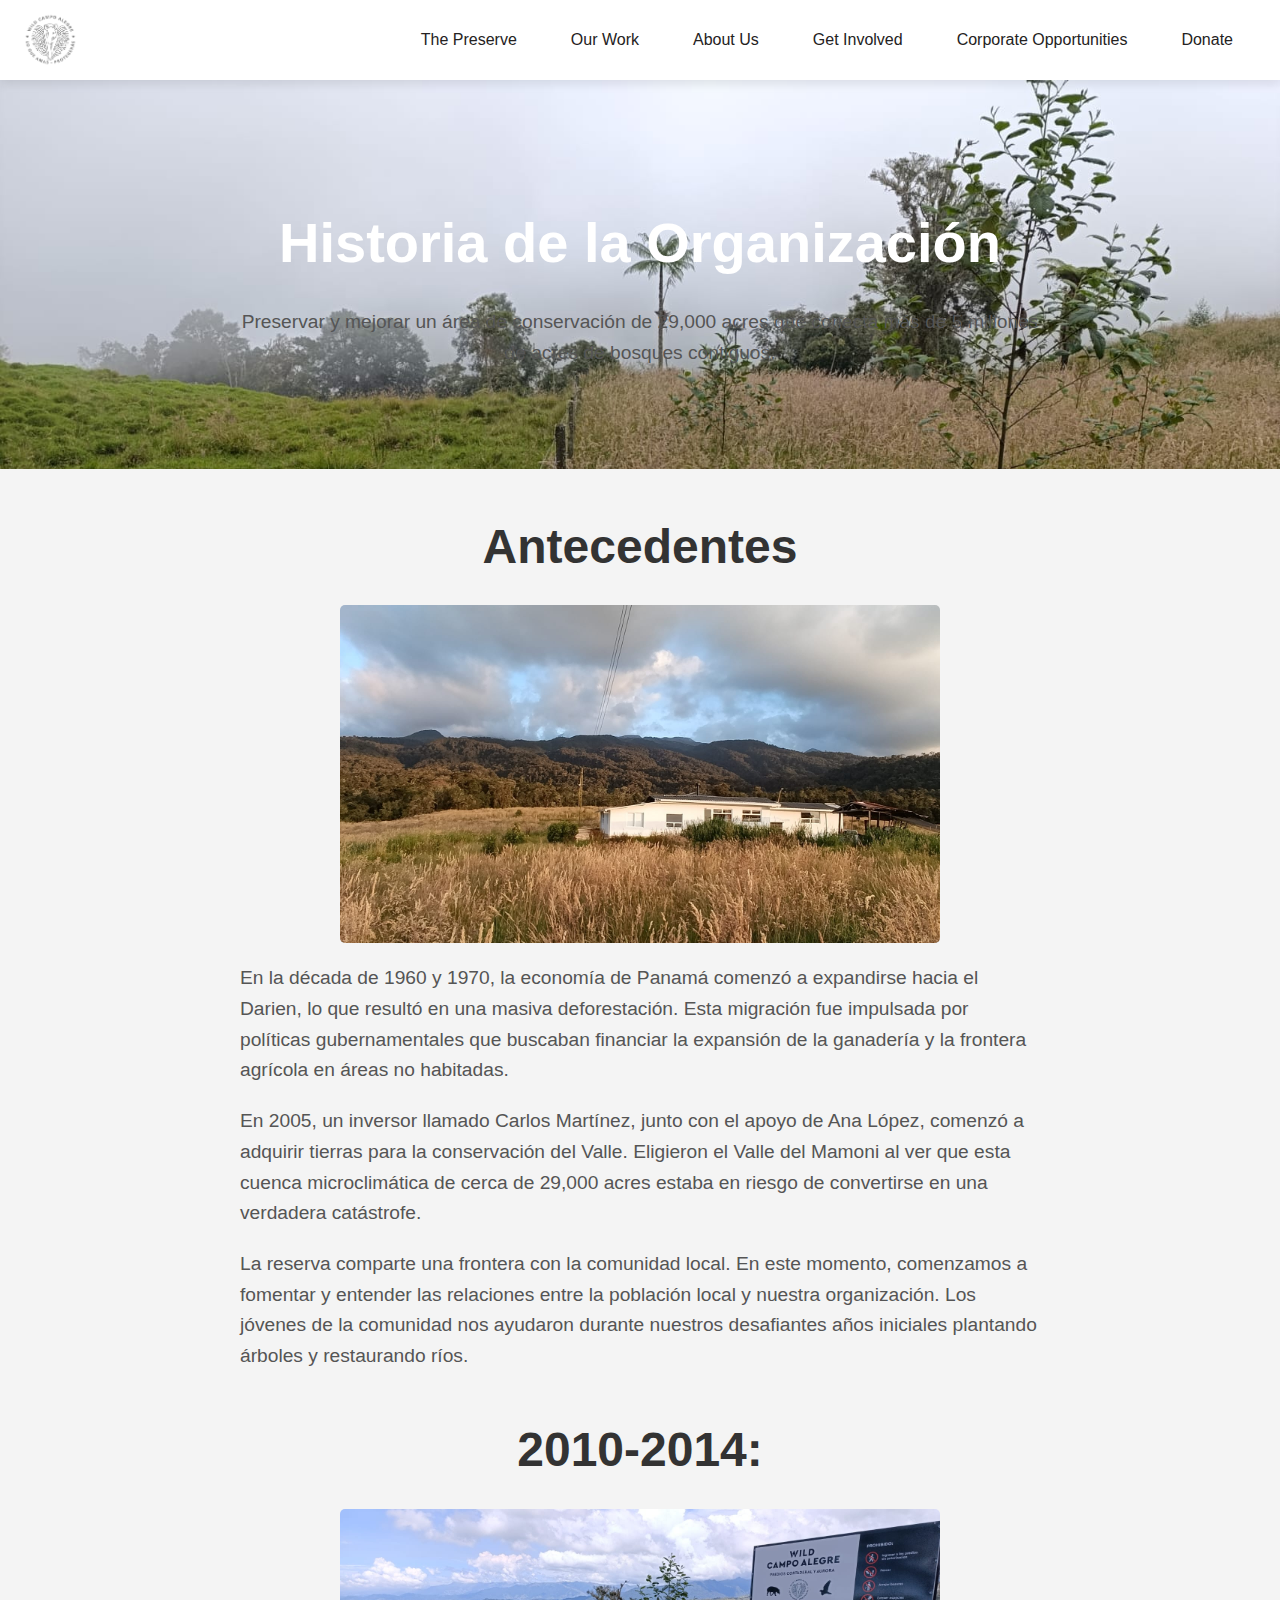
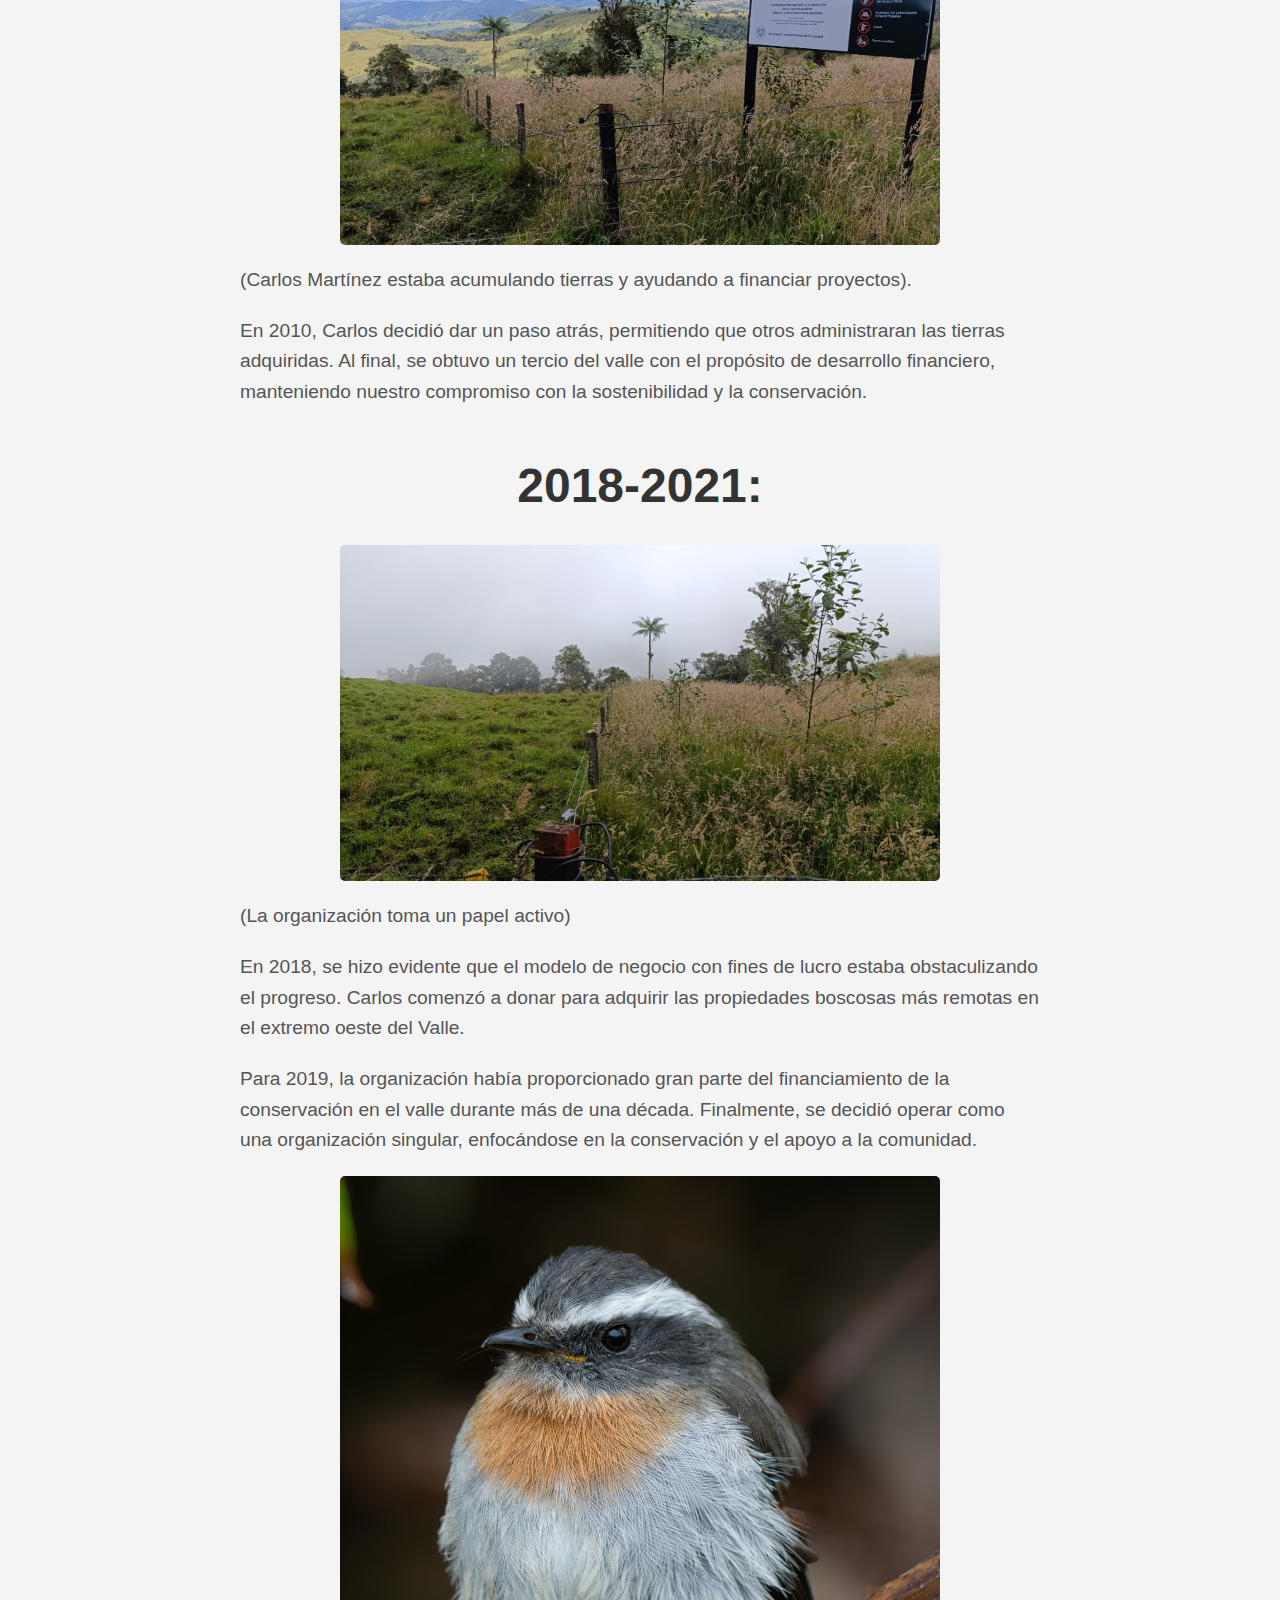
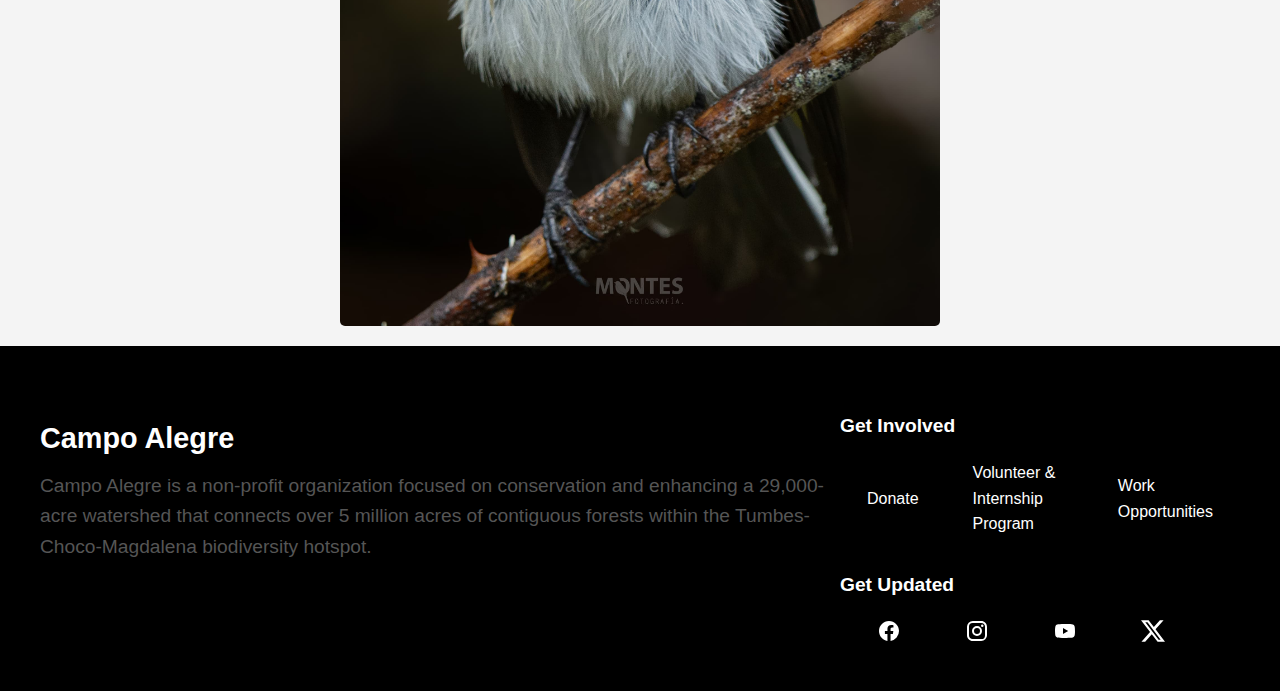
<file: about.html>
<!DOCTYPE html>
<html lang="es">
<head>
    <meta charset="UTF-8">
    <meta name="viewport" content="width=device-width, initial-scale=1.0">
    <link rel="stylesheet" href="/pages/css_pages/about.css">
    <link rel="icon" href="/images/favicon_io/favi.PNG" type="image/png">
    <title>Historia de la Organización</title>
</head>
<body>
    <div id="navbar_1"></div>
    <div class="hero">
        <h1>Historia de la Organización</h1>
        <p>Preservar y mejorar un área de conservación de 29,000 acres que conecta más de 5 millones de acres de bosques contiguos.</p>
    </div>

    <h2>Antecedentes</h2>
    <img src="/images/reserva 1.jpg" alt="Imagen de antecedentes" class="section-image">
    <p>En la década de 1960 y 1970, la economía de Panamá comenzó a expandirse hacia el Darien, lo que resultó en una masiva deforestación. Esta migración fue impulsada por políticas gubernamentales que buscaban financiar la expansión de la ganadería y la frontera agrícola en áreas no habitadas.</p>
    <p>En 2005, un inversor llamado Carlos Martínez, junto con el apoyo de Ana López, comenzó a adquirir tierras para la conservación del Valle. Eligieron el Valle del Mamoni al ver que esta cuenca microclimática de cerca de 29,000 acres estaba en riesgo de convertirse en una verdadera catástrofe.</p>
    <p>La reserva comparte una frontera con la comunidad local. En este momento, comenzamos a fomentar y entender las relaciones entre la población local y nuestra organización. Los jóvenes de la comunidad nos ayudaron durante nuestros desafiantes años iniciales plantando árboles y restaurando ríos.</p>

    <h2>2010-2014:</h2>
    <img src="/images/reserva2.jpg" alt="Imagen de 2010-2014" class="section-image">
    <p>(Carlos Martínez estaba acumulando tierras y ayudando a financiar proyectos).</p>
    <p>En 2010, Carlos decidió dar un paso atrás, permitiendo que otros administraran las tierras adquiridas. Al final, se obtuvo un tercio del valle con el propósito de desarrollo financiero, manteniendo nuestro compromiso con la sostenibilidad y la conservación.</p>

    <h2>2018-2021:</h2>
    <img src="/images/fondo.jpg" alt="Imagen de 2018-2021" class="section-image">
    <p>(La organización toma un papel activo)</p>
    <p>En 2018, se hizo evidente que el modelo de negocio con fines de lucro estaba obstaculizando el progreso. Carlos comenzó a donar para adquirir las propiedades boscosas más remotas en el extremo oeste del Valle.</p>
    <p>Para 2019, la organización había proporcionado gran parte del financiamiento de la conservación en el valle durante más de una década. Finalmente, se decidió operar como una organización singular, enfocándose en la conservación y el apoyo a la comunidad.</p>

    <img src="/images/61c97819-9ed2-47c5-93ab-6e4849b4d77d.jpg" alt="Imagen de 2018-2021" class="section-image">

    <div id="footer"></div>

    <script src="script.js"></script>
</body>
</html>
</file>
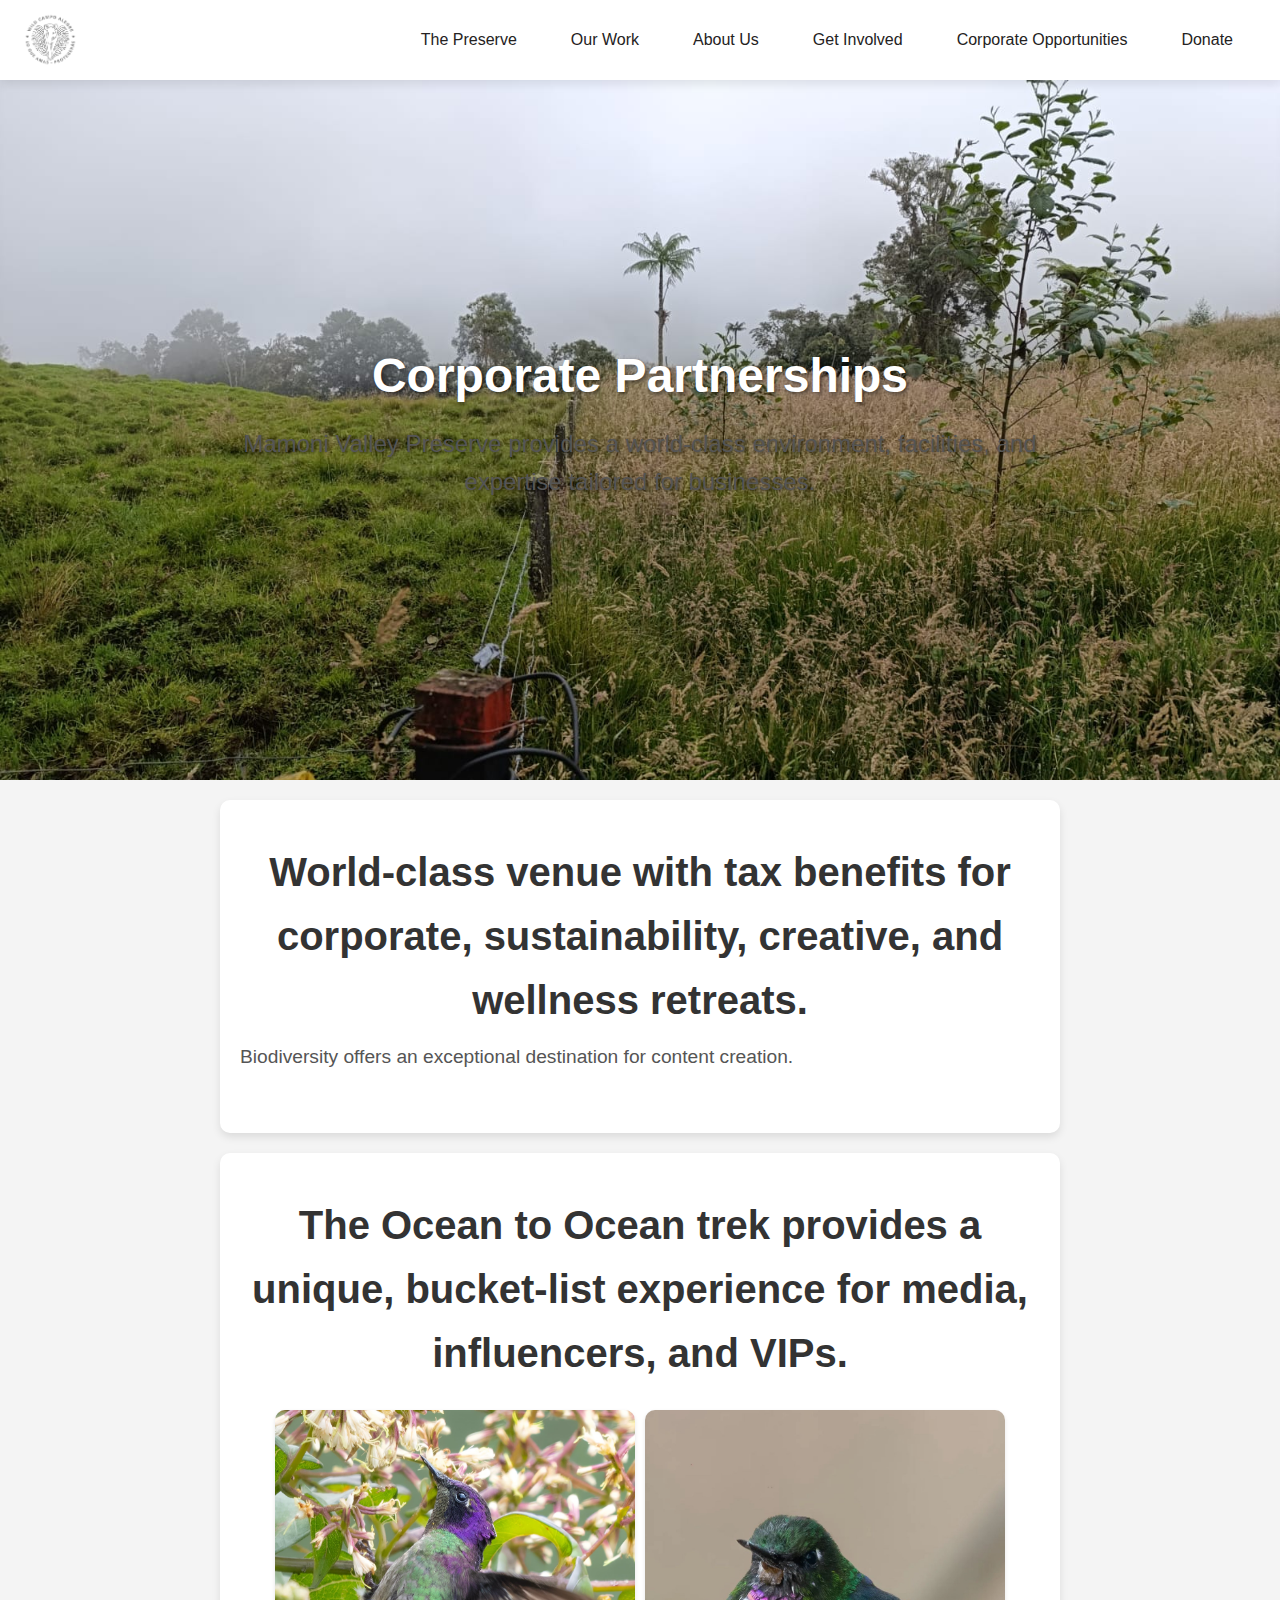
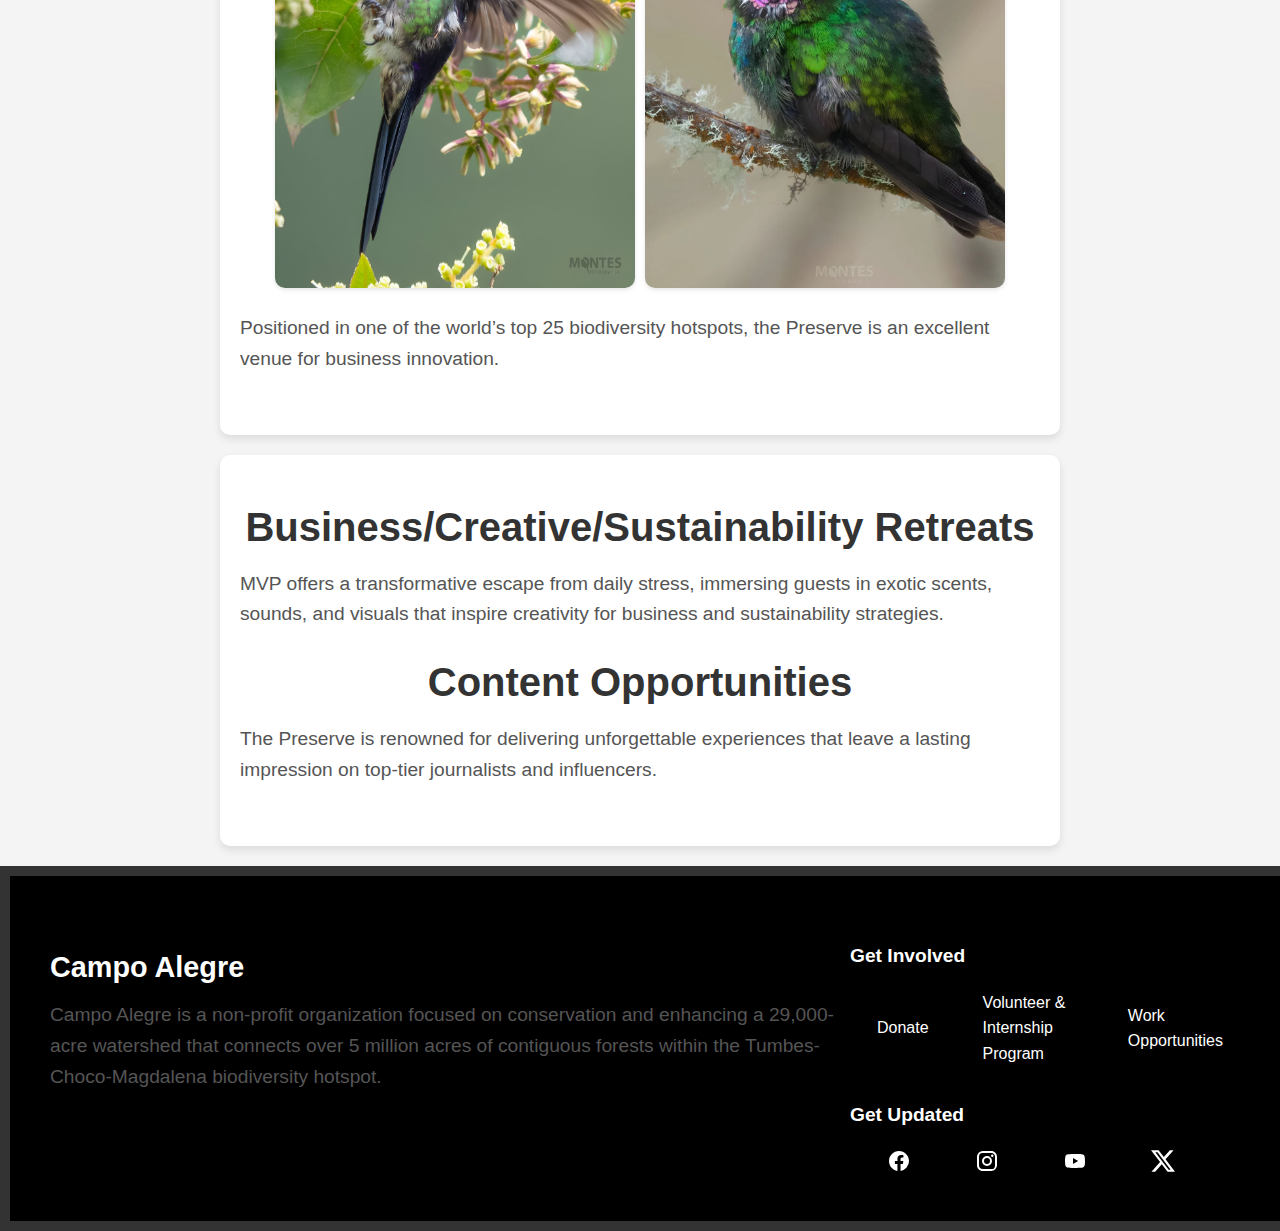
<file: corporate-opportunities.html>
<!DOCTYPE html>
<html lang="es">
<head>
    <meta charset="UTF-8">
    <meta name="viewport" content="width=device-width, initial-scale=1.0">
    <title>Corporate Partnerships</title>
    <link rel="stylesheet" href="/pages/css_pages/corporate.css">
</head>
<body>
    <div id="navbar_1"></div>
    <header class="hero">
        <div class="hero-content">
            <h1>Corporate Partnerships</h1>
            <p>Mamoni Valley Preserve provides a world-class environment, facilities, and expertise tailored for businesses.</p>
        </div>
    </header>

    <section class="intro">
        <h2>World-class venue with tax benefits for corporate, sustainability, creative, and wellness retreats.</h2>
        <p>Biodiversity offers an exceptional destination for content creation.</p>
    </section>

    <section class="trek">
        <h2>The Ocean to Ocean trek provides a unique, bucket-list experience for media, influencers, and VIPs.</h2>
        <div class="images">
            <img src="/images/ani.jpg" alt="Ocean to Ocean Trek">
            <img src="/images/mal.PNG" alt="Biodiversity Hotspots">
        </div>
        <p>Positioned in one of the world’s top 25 biodiversity hotspots, the Preserve is an excellent venue for business innovation.</p>
    </section>

    <section class="content-opportunities">
        <h2>Business/Creative/Sustainability Retreats</h2>
        <p>MVP offers a transformative escape from daily stress, immersing guests in exotic scents, sounds, and visuals that inspire creativity for business and sustainability strategies.</p>

        <h2>Content Opportunities</h2>
        <p>The Preserve is renowned for delivering unforgettable experiences that leave a lasting impression on top-tier journalists and influencers.</p>
    </section>

    <div id="footer"></div>

    <script src="script.js"></script>

</body>
</html>
</file>
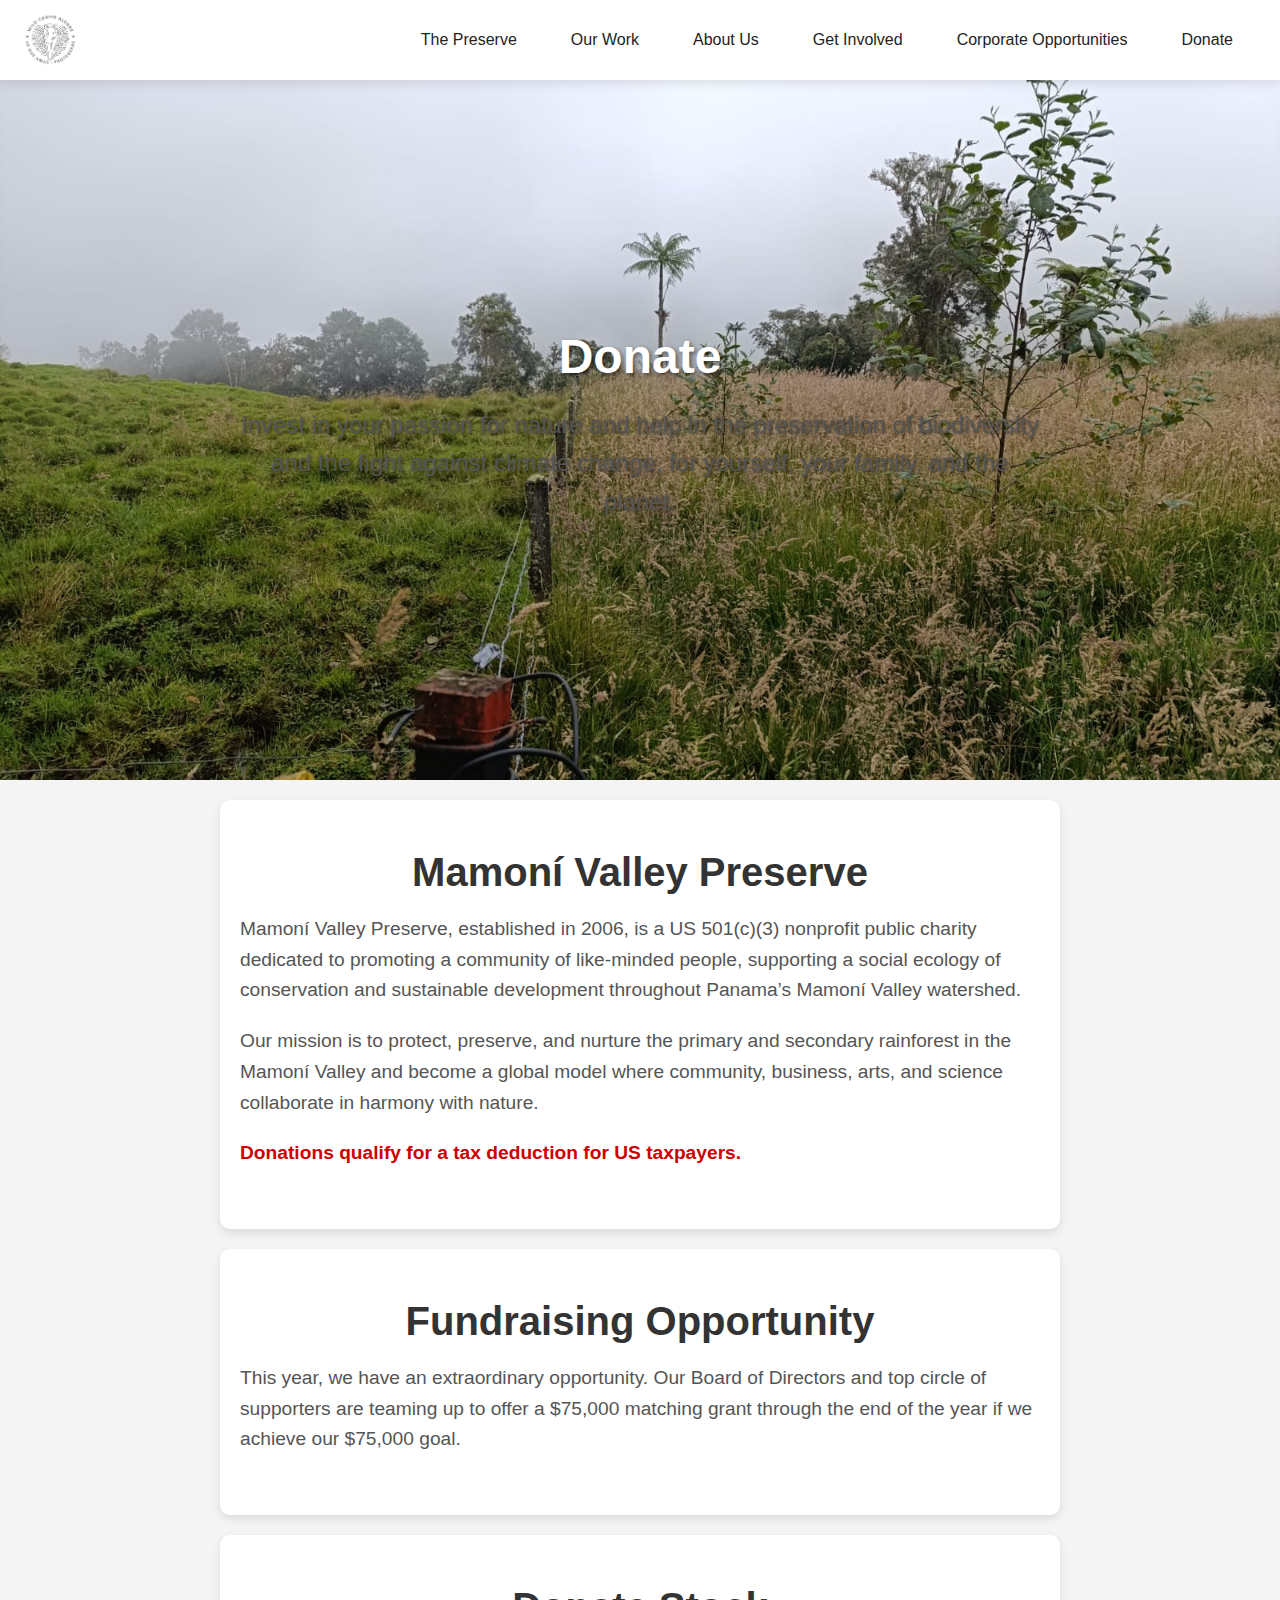
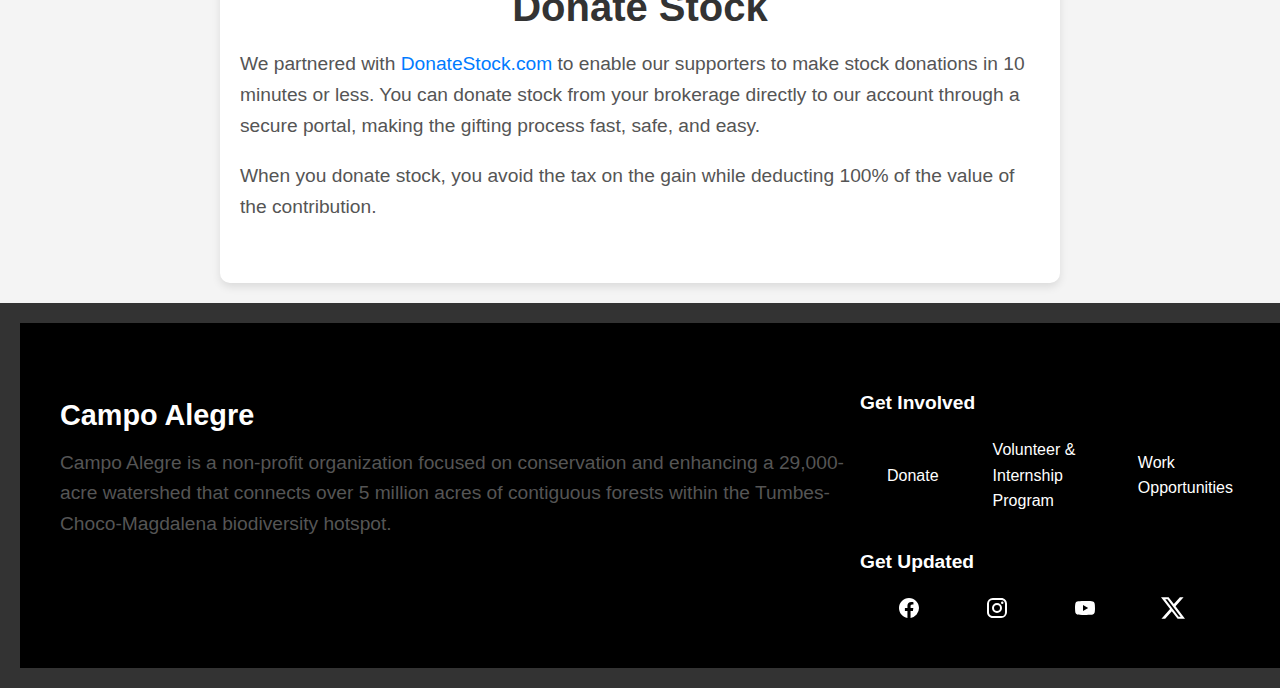
<file: donate.html>
<!DOCTYPE html>
<html lang="es">
<head>
    <meta charset="UTF-8">
    <meta name="viewport" content="width=device-width, initial-scale=1.0">
    <link rel="stylesheet" href="/pages/css_pages/donate.css">
    <link rel="icon" href="/images/favicon_io/favi.PNG" type="image/png">
    <title>Programa Guardianes Mamoni</title>
</head>
<body>
    <div id="navbar_1"></div>
    <header class="hero">
        <h1>Donate</h1>
        <p>Invest in your passion for nature and help in the preservation of biodiversity and the fight against climate change, for yourself, your family, and the planet.</p>
    </header>

    <section class="mission">
        <h2>Mamoní Valley Preserve</h2>
        <p>
            Mamoní Valley Preserve, established in 2006, is a US 501(c)(3) nonprofit public charity dedicated to promoting a community of like-minded people, supporting a social ecology of conservation and sustainable development throughout Panama’s Mamoní Valley watershed.
        </p>
        <p>
            Our mission is to protect, preserve, and nurture the primary and secondary rainforest in the Mamoní Valley and become a global model where community, business, arts, and science collaborate in harmony with nature.
        </p>
        <p class="highlight">Donations qualify for a tax deduction for US taxpayers.</p>
    </section>

    <section class="fundraising">
        <h2>Fundraising Opportunity</h2>
        <p>
            This year, we have an extraordinary opportunity. Our Board of Directors and top circle of supporters are teaming up to offer a $75,000 matching grant through the end of the year if we achieve our $75,000 goal.
        </p>
    </section>

    <section class="donate">
        <h2>Donate Stock</h2>
        <p>
            We partnered with <a href="https://donatestock.com" target="_blank">DonateStock.com</a> to enable our supporters to make stock donations in 10 minutes or less. You can donate stock from your brokerage directly to our account through a secure portal, making the gifting process fast, safe, and easy.
        </p>
        <p>
            When you donate stock, you avoid the tax on the gain while deducting 100% of the value of the contribution.
        </p>
    </section>

    <div id="footer"></div>

    <script src="script.js"></script>

</body>
</html>
</file>
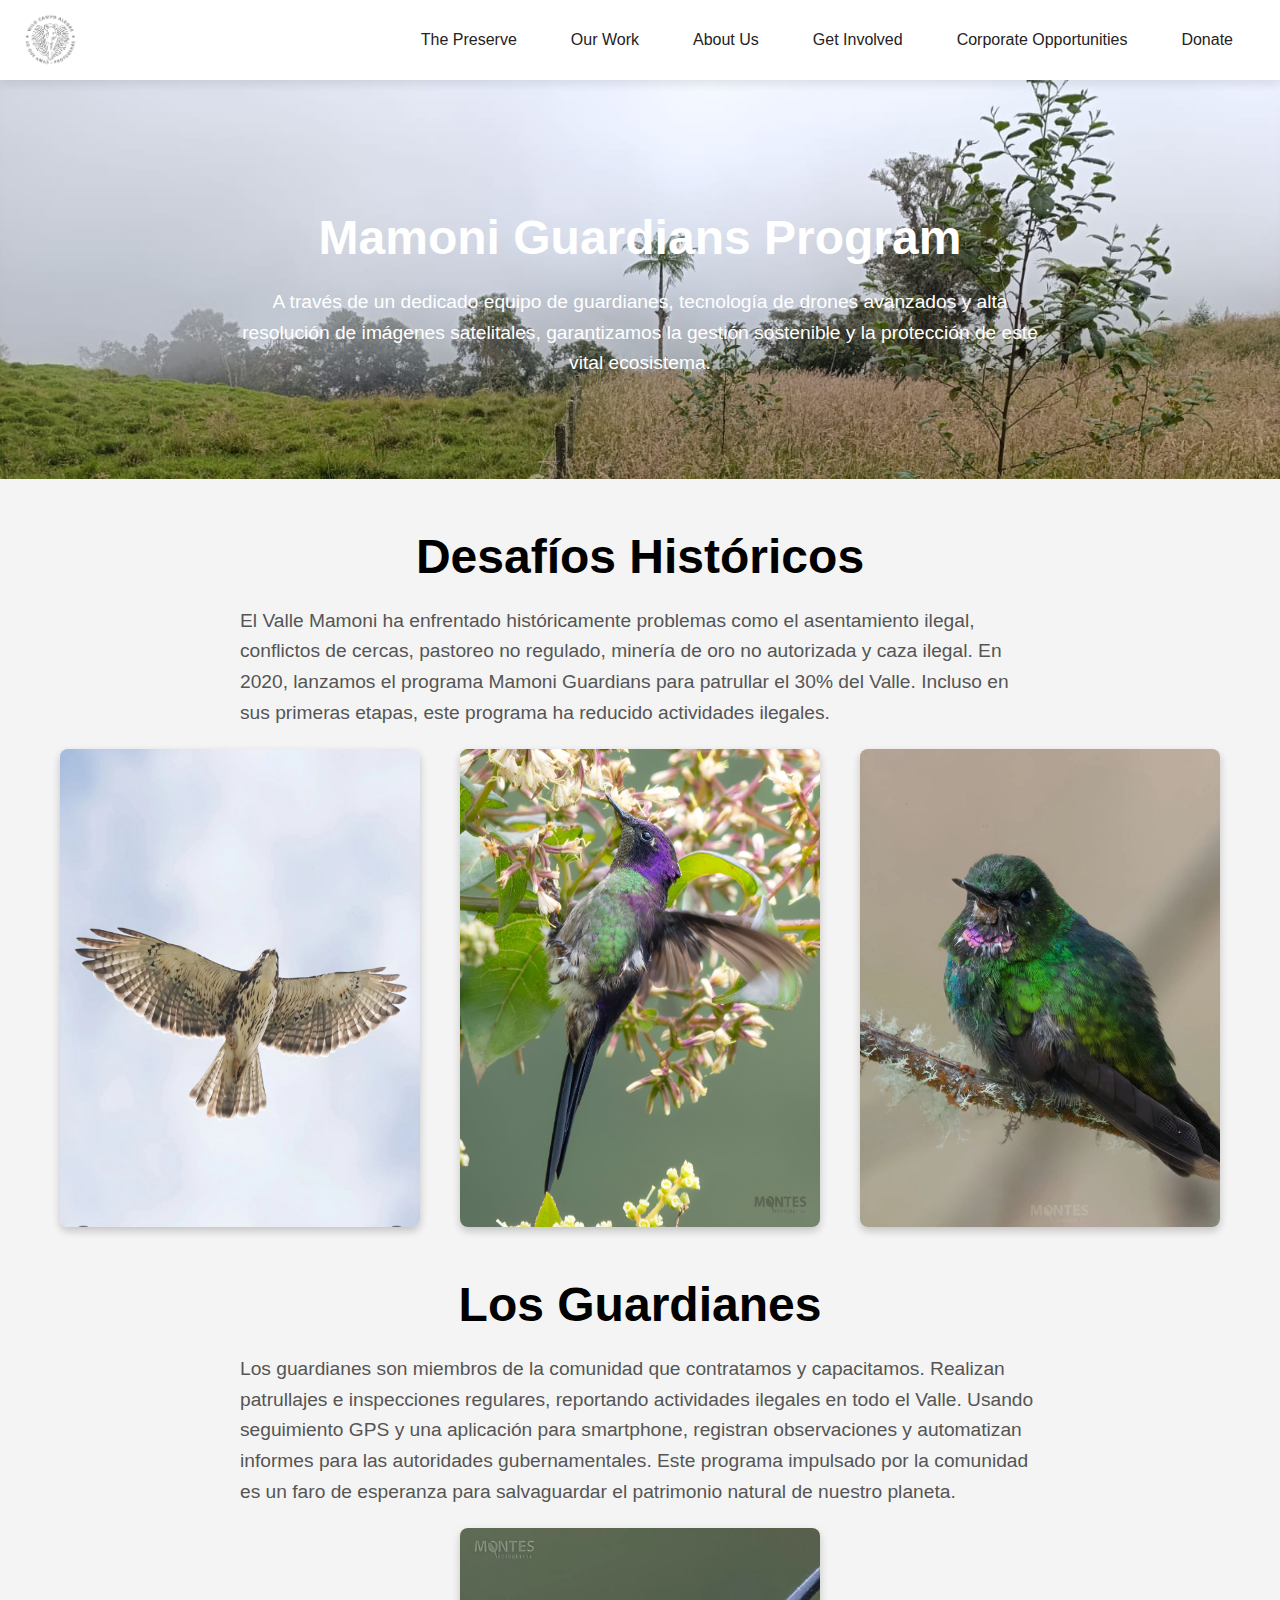
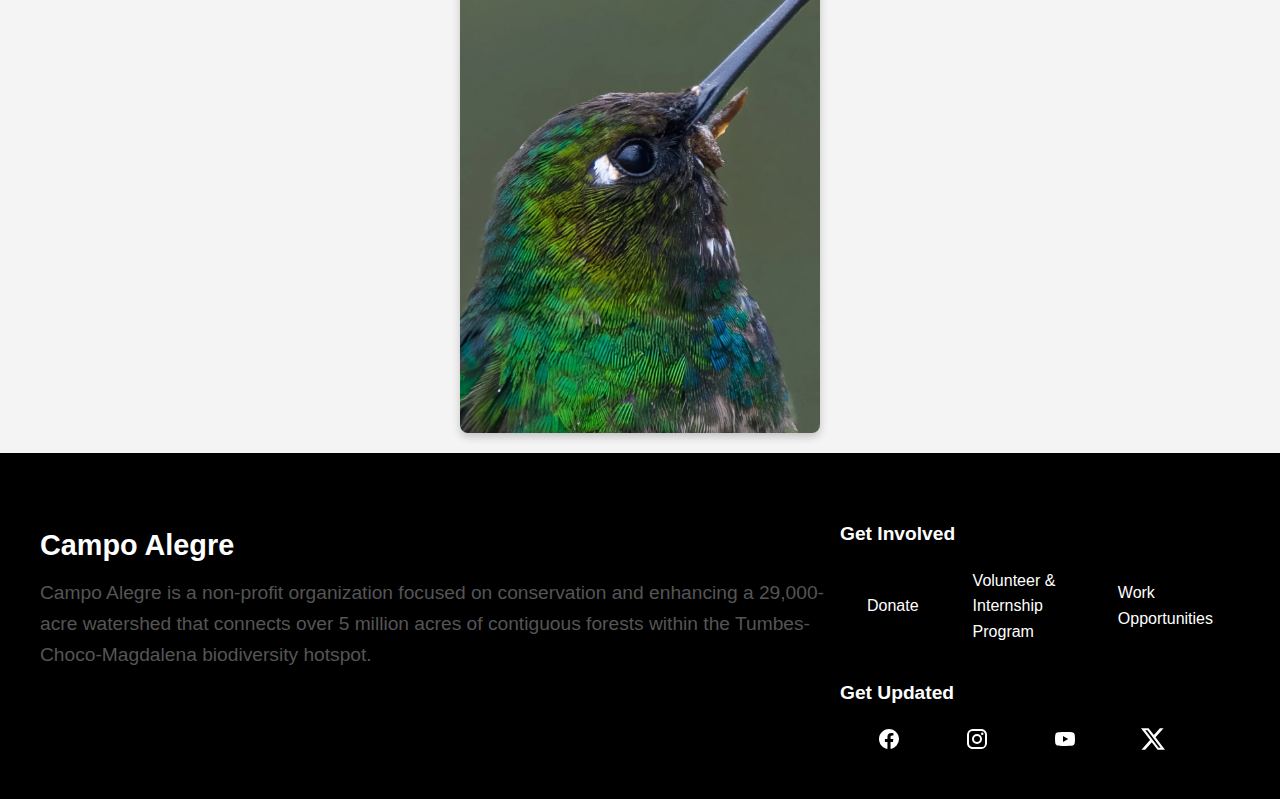
<file: our-work.html>
<!DOCTYPE html>
<html lang="es">
<head>
    <meta charset="UTF-8">
    <meta name="viewport" content="width=device-width, initial-scale=1.0">
    <link rel="stylesheet" href="/pages/css_pages/what.css">
    <link rel="icon" href="/images/favicon_io/favi.PNG" type="image/png">
    <title>Programa Guardianes Mamoni</title>
</head>
<body>
    <div id="navbar_1"></div>
    <header class="hero">
        <div class="overlay">
            <h2>Mamoni Guardians Program</h2>
            <p>A través de un dedicado equipo de guardianes, tecnología de drones avanzados y alta resolución de imágenes satelitales, garantizamos la gestión sostenible y la protección de este vital ecosistema.</p>
        </div>
    </header>
    
    <section class="content">
        <h2>Desafíos Históricos</h2>
        <p>El Valle Mamoni ha enfrentado históricamente problemas como el asentamiento ilegal, conflictos de cercas, pastoreo no regulado, minería de oro no autorizada y caza ilegal. En 2020, lanzamos el programa Mamoni Guardians para patrullar el 30% del Valle. Incluso en sus primeras etapas, este programa ha reducido actividades ilegales.</p>
        
        <div class="image-grid">
            <img src="/images/animal.PNG" alt="Imagen 1">
            <img src="/images/ani.jpg" alt="Imagen 2">
            <img src="/images/mal.PNG" alt="Imagen 3">
        </div>

        <h2>Los Guardianes</h2>
        <p>Los guardianes son miembros de la comunidad que contratamos y capacitamos. Realizan patrullajes e inspecciones regulares, reportando actividades ilegales en todo el Valle. Usando seguimiento GPS y una aplicación para smartphone, registran observaciones y automatizan informes para las autoridades gubernamentales. Este programa impulsado por la comunidad es un faro de esperanza para salvaguardar el patrimonio natural de nuestro planeta.</p>
        <div class="image-grid">
            <img src="/images/IMG_9943.PNG" alt="Imagen 4">
        </div>
    </section>
    <div id="footer"></div>

    <script src="script.js"></script>
</body>
</html>
</file>
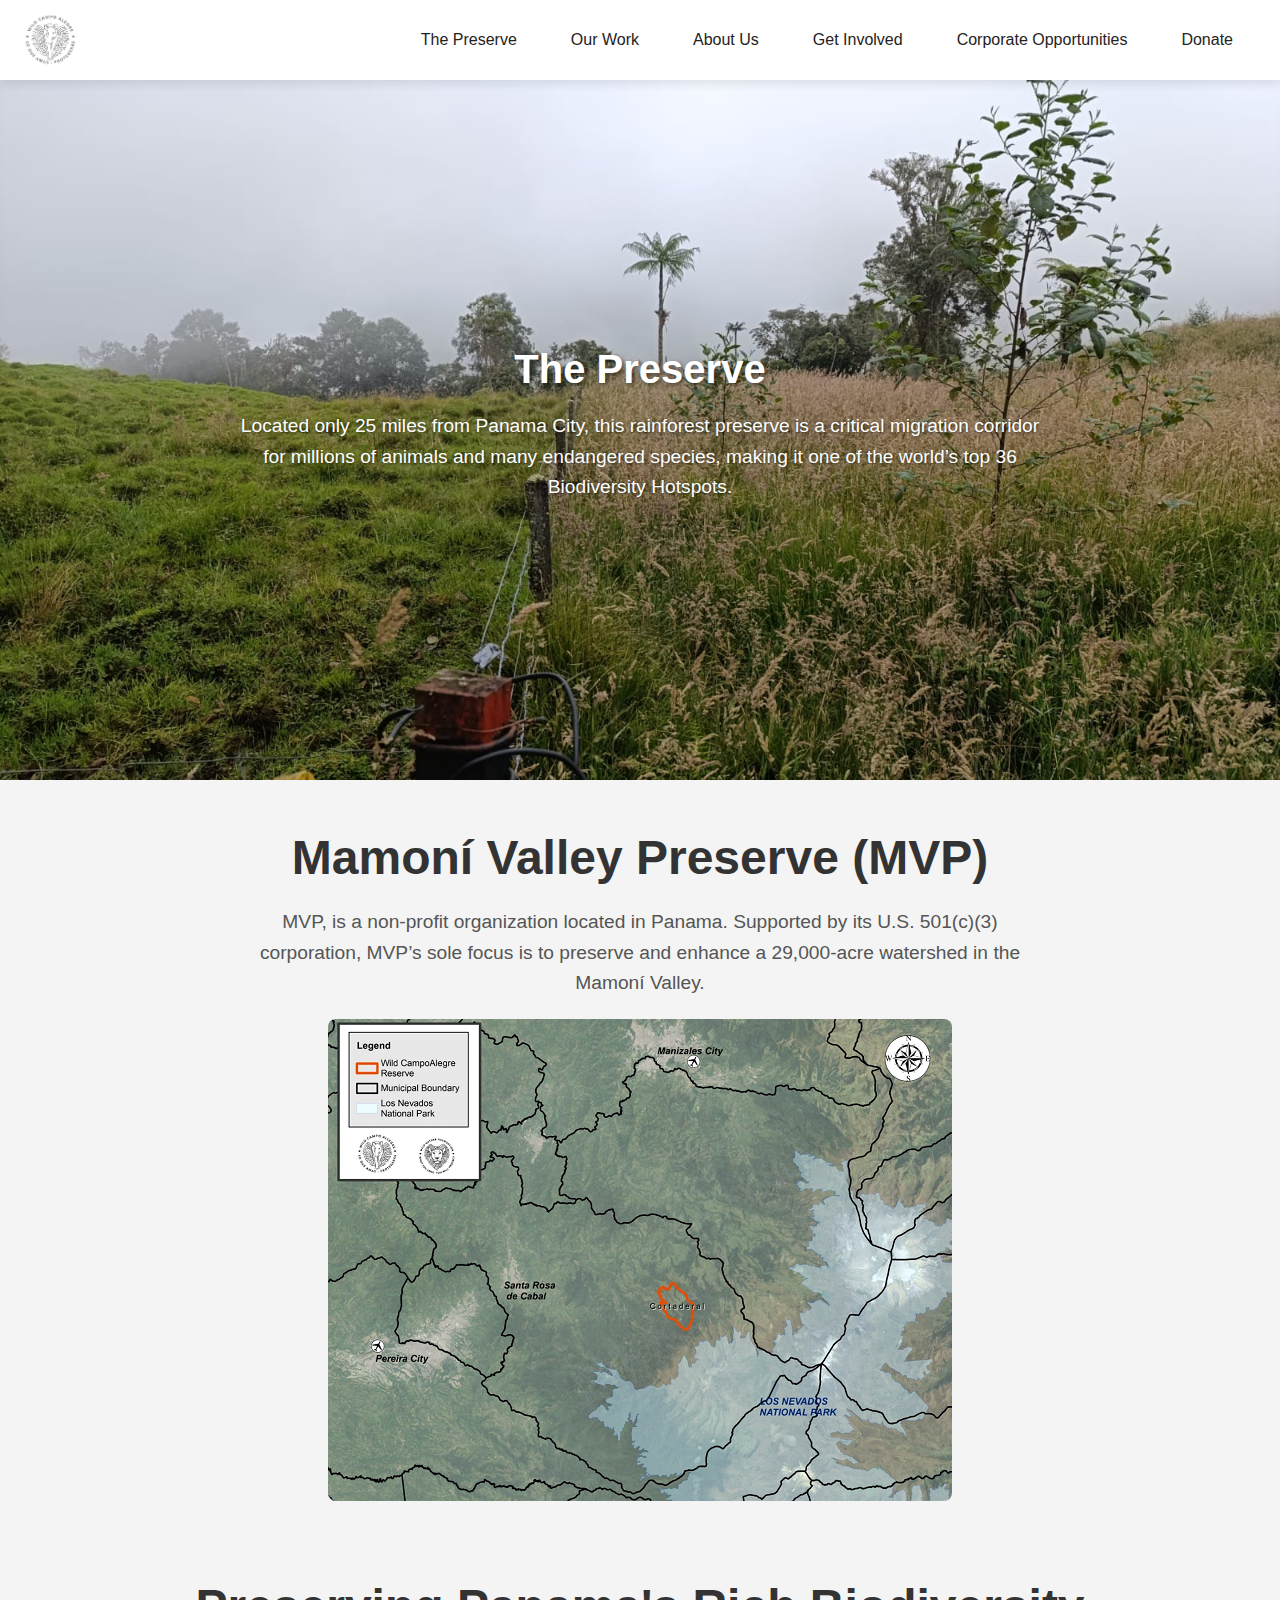
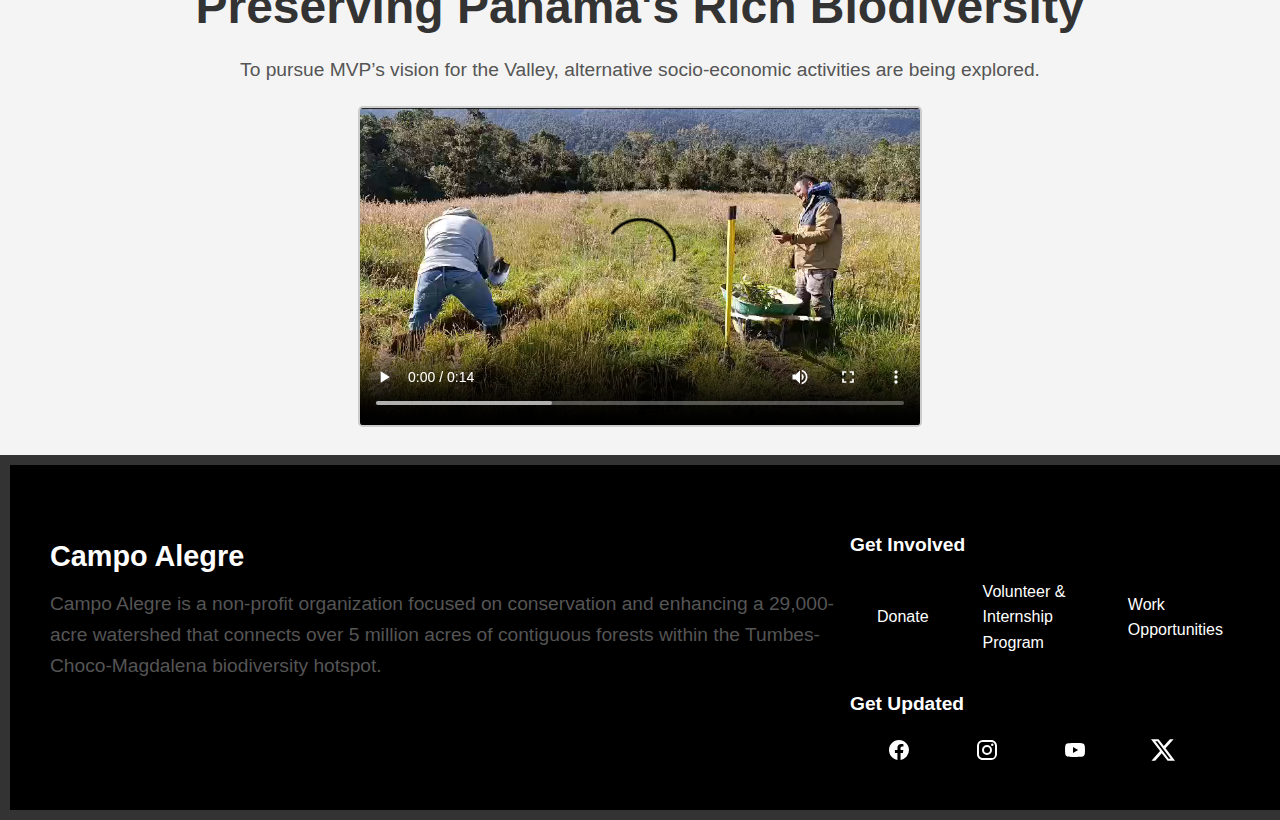
<file: the_reserve.html>
<!DOCTYPE html>
<html lang="es">
<head>
    <meta charset="UTF-8">
    <meta name="viewport" content="width=device-width, initial-scale=1.0">
    <link rel="stylesheet" href="/pages/css_pages/the_reserve.css">
    <link rel="icon" href="/images/favicon_io/favi.PNG" type="image/png">
    <title>Programa Guardianes Mamoni</title>
</head>
<body>
    <div id="navbar_1"></div>
    <header class="hero">
        <h1>The Preserve</h1>
        <p>Located only 25 miles from Panama City, this rainforest preserve is a critical migration corridor for millions of animals and many endangered species, making it one of the world’s top 36 Biodiversity Hotspots.</p>
    </header>

    <section class="info">
        <h2>Mamoní Valley Preserve (MVP)</h2>
        <p>MVP, is a non-profit organization located in Panama. Supported by its U.S. 501(c)(3) corporation, MVP’s sole focus is to preserve and enhance a 29,000-acre watershed in the Mamoní Valley.</p>
        <img src="/images/map.png" alt="Map of Mamoni Valley" />
    </section>

    <section class="video-section">
        <h2>Preserving Panama's Rich Biodiversity</h2>
        <p>To pursue MVP’s vision for the Valley, alternative socio-economic activities are being explored.</p>
        <video width="560" height="315" controls>
            <source src="/images/video.mp4" type="video/mp4">
        </video>
    </section>

    <div id="footer"></div>

    <script src="script.js"></script>
</body>
</html>
</file>
<file: pages/css_pages/about.css>
body {
    font-family: Arial, sans-serif;
    line-height: 1.6;
    margin: 0;
    padding: 0;
    background-color: #f4f4f4;
}

.hero {
    background-image: url('/images/fondo.jpg');
    background-size: cover;
    color: #000000;
    text-align: center;
    padding: 80px 20px; 
}

h1 {
    font-size: 3.5em; 
    margin-bottom: 20px; 
    color: #ffffff;
}

h2 {
    font-size: 3em; 
    margin-top: 40px; 
    margin-bottom: 10px; 
    color: #ffffff; 
    text-align: center; 
}

.section-image {
    display: block; 
    margin: 20px auto; 
    width: 100%; 
    max-width: 600px; 
    height: auto;
    border-radius: 5px;
    transition: transform 0.3s; 
}

.section-image:hover {
    transform: scale(1.05); 
}

p {
    margin: 10px 0;
    color: #ffffff; 
    max-width: 800px; 
    margin-left: auto; 
    margin-right: auto; 
    font-size: 1.2em; 
}

@media (max-width: 600px) {
    .hero {
        padding: 50px 10px; 
    }

    h1 {
        font-size: 2.5em; 
    }

    h2 {
        font-size: 2.5em; 
    }

    .section-image {
        width: 100%; 
    }
}
</file>
<file: pages/css_pages/corporate.css>
body {
    font-family: Arial, sans-serif;
    margin: 0;
    padding: 0;
    line-height: 1.6;
    background-color: #f4f4f4;
}

.hero {
    background-image: url('/images/fondo.jpg'); 
    height: 60vh;
    background-size: cover;
    color: rgb(5, 1, 1);
    text-align: center;
    display: flex;
    flex-direction: column;
    justify-content: center;
    align-items: center;
    padding: 20px;
}

.hero h1 {
    font-size: 3em;
    margin: 0;
    text-shadow: 2px 2px 4px rgba(0, 0, 0, 0.5);
}

.hero p {
    font-size: 1.5em;
    text-shadow: 1px 1px 3px rgba(0, 0, 0, 0.5);
}

.intro, .trek, .content-opportunities {
    padding: 40px 20px;
    margin: 20px auto;
    max-width: 800px;
    background-color: white;
    border-radius: 10px;
    box-shadow: 0 4px 8px rgba(0, 0, 0, 0.1);
    text-align: left;
    color: #333;
}

.intro h2, .trek h2, .content-opportunities h2 {
    margin-top: 0;
    font-size: 2.5em;
}


.images {
    display: flex;
    justify-content: center;
    margin: 20px 0;
}

.images img {
    width: 45%;
    margin: 5px;
    border-radius: 10px;
    box-shadow: 0 2px 4px rgba(0, 0, 0, 0.1);
}


.video-section {
    padding: 20px;
    text-align: center;
    color: #333;
}

.video-section h2 {
    margin-top: 0;
}

#footer {
    text-align: center;
    padding: 10px;
    background-color: #333;
    color: white;
    position: relative;
    bottom: 0;
    width: 100%;
}

a {
    color: #007BFF;
    text-decoration: none;
}

a:hover {
    text-decoration: underline;
}

/* Responsividad */
@media (max-width: 768px) {
    .hero h1 {
        font-size: 2.5em;
    }

    .intro, .trek, .content-opportunities, .video-section {
        margin: 10px;
        padding: 15px;
    }
}
</file>
<file: pages/css_pages/donate.css>
body {
    font-family: Arial, sans-serif;
    margin: 0;
    padding: 0;
    line-height: 1.6;
    background-color: #f4f4f4;
}

.hero {
    background-image: url('/images/fondo.jpg'); /* Reemplaza con tu imagen */
    height: 60vh;
    background-size: cover;
    color: rgb(0, 0, 0);
    text-align: center;
    display: flex;
    flex-direction: column;
    justify-content: center;
    align-items: center;
    padding: 20px;
}

.hero h1 {
    font-size: 3em;
    margin: 0;
    text-shadow: 2px 2px 4px rgba(0, 0, 0, 0.5);
}

.hero p {
    font-size: 1.5em;
    text-shadow: 1px 1px 3px rgba(0, 0, 0, 0.5);
}

.mission, .fundraising, .donate {
    padding: 40px 20px;
    margin: 20px auto;
    max-width: 800px;
    background-color: white;
    border-radius: 10px;
    box-shadow: 0 4px 8px rgba(0, 0, 0, 0.1);
    text-align: left;
}

.mission h2, .fundraising h2, .donate h2 {
    font-size: 2.5em;
    margin-top: 0;
}

.highlight {
    font-weight: bold;
    color: #c00; 
}

#footer {
    text-align: center;
    padding: 20px;
    background-color: #333;
    color: white;
    position: relative;
    bottom: 0;
    width: 100%;
}

a {
    color: #007BFF;
    text-decoration: none;
}

a:hover {
    text-decoration: underline;
}

@media (max-width: 768px) {
    .hero h1 {
        font-size: 2.5em;
    }
    
    .mission, .fundraising, .donate {
        padding: 20px;
    }
}
</file>
<file: pages/css_pages/what.css>
body {
    font-family: Arial, sans-serif;
    line-height: 1.6;
    margin: 0;
    padding: 0;
    background-color: #f4f4f4;
}

.hero {
    background-image: url('/images/fondo.jpg');
    background-size: cover;
    color: #ffffff;
    text-align: center;
    padding: 80px 20px; 
}

.overlay h2 {
    color: #ffffff;
}

.overlay  p {
    color: #ffffff;
}

.content h2 {
    color: #000000;
}

h1 {
    font-size: 3.5em; 
    margin-bottom: 20px; 
}

h2 {
    font-size: 3em; 
    margin-top: 40px; 
    margin-bottom: 10px; 
    color: #333; 
    text-align: center; 
}

.image-grid {
    display: flex;
    justify-content: space-around; 
    flex-wrap: wrap; 
    margin: 20px auto; 
    max-width: 1200px;
}

.image-grid img {
    width: 30%; 
    border-radius: 8px;
    box-shadow: 0 4px 8px rgba(0, 0, 0, 0.2);
    transition: transform 0.3s; 
}

.image-grid img:hover {
    transform: scale(1.05); 
}

p {
    margin: 10px 0;
    color: #555; 
    max-width: 800px; 
    margin-left: auto; 
    margin-right: auto; 
    font-size: 1.2em; 
}

@media (max-width: 600px) {
    .hero {
        padding: 50px 10px; 
    }

    h1 {
        font-size: 2.5em; 
    }

    h2 {
        font-size: 2.5em; 
    }

    .image-grid {
        flex-direction: column;
        align-items: center;
    }

    .image-grid img {
        width: 90%;
        margin-bottom: 20px; 
    }

    p {
        font-size: 1em;
    }
}
</file>
<file: pages/css_pages/the_reserve.css>
body {
    font-family: Arial, sans-serif;
    margin: 0;
    padding: 0;
    line-height: 1.6;
    background-color: #f4f4f4;
}


.hero {
    background-image: url('/images/fondo.jpg'); 
    height: 60vh;
    background-size: cover;
    color: rgb(255, 255, 255);
    text-align: center;
    display: flex;
    flex-direction: column;
    justify-content: center;
    align-items: center;
    padding: 20px;
}

.hero h1 {
    font-size: 2.5em;
    margin: 0;
    text-shadow: 2px 2px 4px rgba(0, 0, 0, 0.5);
}

.hero p {
    font-size: 1.2em;
    text-shadow: 1px 1px 3px rgba(0, 0, 0, 0.5);
    color: #ffff;
}

/* Sección de información */
.info {
    padding: 20px;
    margin: 20px auto;
    max-width: 800px;
    text-align: center;
    color: #333;
}

.info h2 {
    margin-top: 0;
}

.info img {
    max-width: 100%;
    height: auto;
    border-radius: 8px;
}

/* Sección de video */
.video-section {
    padding: 20px;
    text-align: center;
    color: #333;
}

.video-section h2 {
    margin-top: 0;
}

.video-section video {
    max-width: 100%;
    height: auto;
    border: 2px solid #ccc;
    border-radius: 5px;
}

/* Footer */
#footer {
    text-align: center;
    padding: 10px;
    background-color: #333;
    color: white;
    position: relative;
    bottom: 0;
    width: 100%;
}

/* Estilos de enlaces */
a {
    color: #007BFF;
    text-decoration: none;
}

a:hover {
    text-decoration: underline;
}

/* Responsividad */
@media (max-width: 768px) {
    .hero h1 {
        font-size: 2em;
    }

    .hero p {
        font-size: 1.1em;
    }

    .info, .video-section {
        margin: 10px;
        padding: 15px;
    }

    .info h2 {
        font-size: 22px;
    }

    .info p {
        font-size: 16px;
    }

    .video-section h2 {
        font-size: 22px;
    }

    .video-section p {
        font-size: 16px;
    }
}

@media (max-width: 480px) {
    .hero h1 {
        font-size: 1.8em;
    }

    .hero p {
        font-size: 1em;
    }

    .info h2 {
        font-size: 20px;
    }

    .info p {
        font-size: 14px;
    }

    .video-section h2 {
        font-size: 20px;
    }

    .video-section p {
        font-size: 14px;
    }
}
</file>
